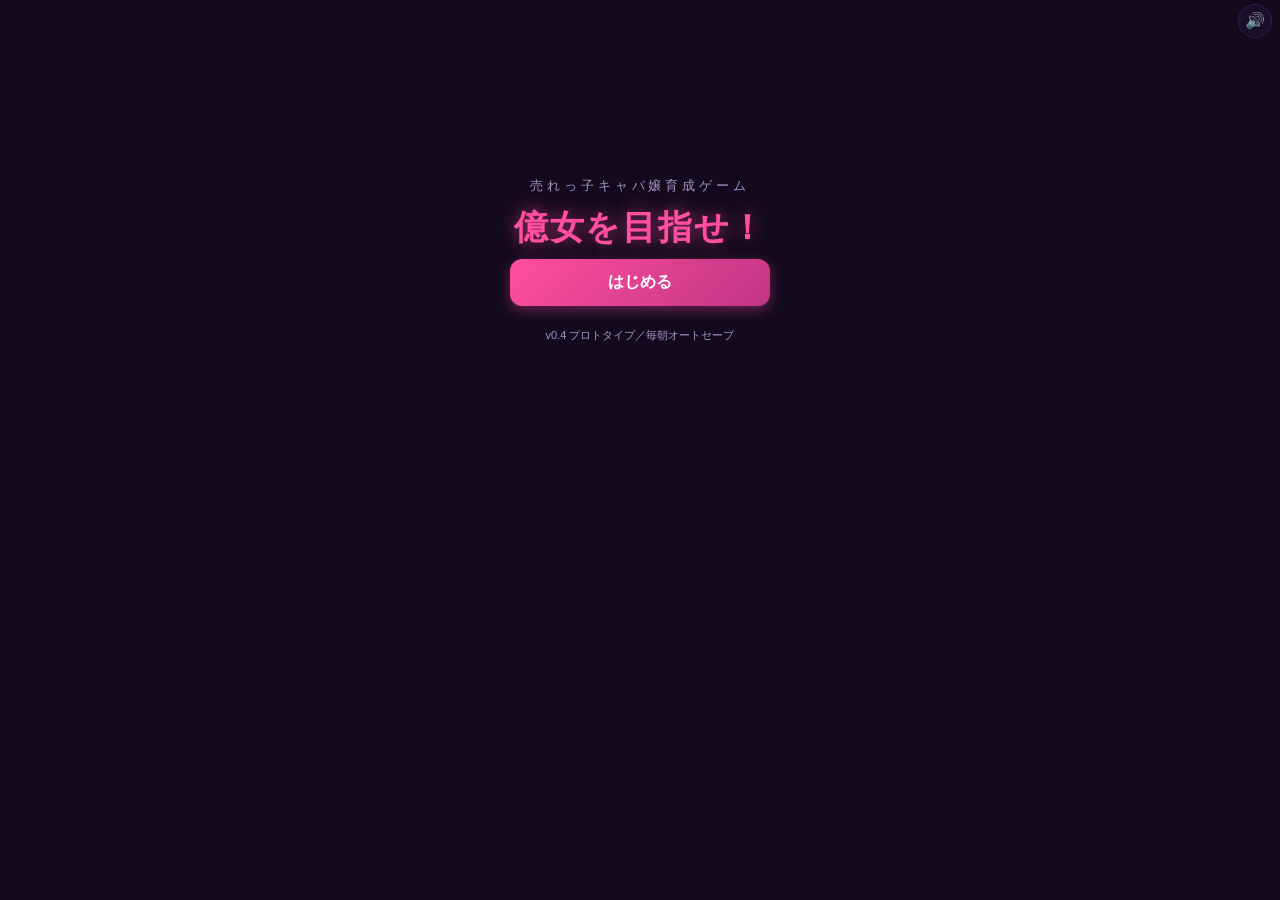
<file: index.html>
<!DOCTYPE html>
<html lang="ja">
<head>
  <meta charset="UTF-8">
  <meta name="viewport" content="width=device-width, initial-scale=1.0, user-scalable=no, viewport-fit=cover">
  <!-- ホーム画面から起動したときフルスクリーンにする。あわせて上の viewport-fit=cover と
       CSS の env(safe-area-inset-*) で、ノッチとホームバーの下に文字が潜らないようにしている -->
  <meta name="apple-mobile-web-app-capable" content="yes">
  <meta name="mobile-web-app-capable" content="yes">
  <meta name="apple-mobile-web-app-status-bar-style" content="black-translucent">
  <meta name="theme-color" content="#140a1e">
  <title>億女を目指せ！</title>
  <link rel="stylesheet" href="css/style.css?v=7.0">
</head>
<body>
  <div id="app">
    <div id="status-bar"></div>
    <div id="screen"></div>
  </div>
  <!-- ?v= はキャッシュ避け。js を書き換えたらこの数字を上げること。
       上げ忘れると、更新したのに古いセリフ・古い音のまま遊ばれる（実際に一度やった） -->
  <script src="js/config.js?v=7.0"></script>
  <script src="js/data.js?v=7.0"></script>
  <script src="js/customers.js?v=7.0"></script>
  <script src="js/audio.js?v=7.0"></script>
  <script src="js/game.js?v=7.0"></script>
</body>
</html>
</file>
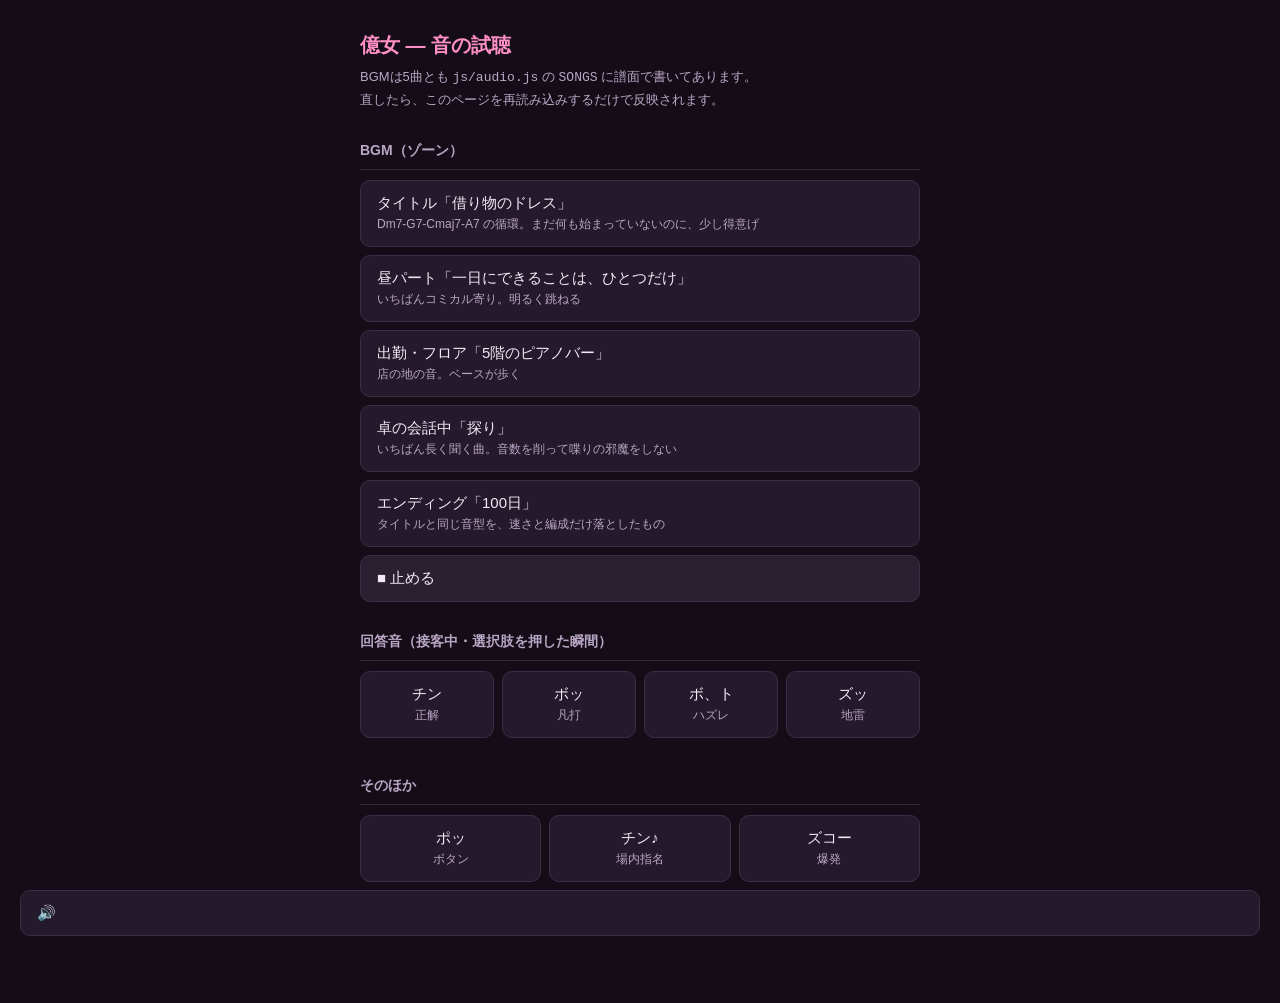
<file: tools/audio_check.html>
<!DOCTYPE html>
<html lang="ja">
<head>
<meta charset="UTF-8">
<meta name="viewport" content="width=device-width, initial-scale=1.0">
<title>億女 — 音の試聴</title>
<style>
  body { margin:0; padding:28px 20px 60px; background:#140d18; color:#f2e9f5;
         font-family:-apple-system,"Hiragino Sans",sans-serif; line-height:1.7; }
  .wrap { max-width:560px; margin:0 auto; }
  h1 { font-size:20px; margin:0 0 4px; color:#ff8fc4; }
  p.lead { font-size:13px; color:#b9a6c4; margin:0 0 24px; }
  h2 { font-size:14px; color:#b9a6c4; margin:28px 0 10px; font-weight:600;
       border-bottom:1px solid #33253c; padding-bottom:6px; }
  button { display:block; width:100%; margin:0 0 8px; padding:13px 16px; text-align:left;
           background:#241a2c; color:#f2e9f5; border:1px solid #3d2c48; border-radius:10px;
           font-size:15px; font-family:inherit; cursor:pointer; transition:.15s; }
  button:hover { background:#32243d; border-color:#6b4a7e; }
  button.on { background:#7d2f5c; border-color:#ff8fc4; }
  button small { display:block; font-size:12px; color:#b9a6c4; margin-top:3px; }
  button.on small { color:#ffd5e8; }
  .row { display:flex; gap:8px; }
  .row button { flex:1; text-align:center; }
  .stop { background:#2b2030; }
</style>
</head>
<body>
<div class="wrap">
  <h1>億女 — 音の試聴</h1>
  <p class="lead">BGMは5曲とも <code>js/audio.js</code> の <code>SONGS</code> に譜面で書いてあります。<br>
     直したら、このページを再読み込みするだけで反映されます。</p>

  <h2>BGM（ゾーン）</h2>
  <div id="bgm"></div>
  <button class="stop" onclick="AudioCtl.setZone('__stop__');mark(null)">■ 止める</button>

  <h2>回答音（接客中・選択肢を押した瞬間）</h2>
  <div class="row">
    <button onclick="AudioCtl.playSe('seikai')">チン<small>正解</small></button>
    <button onclick="AudioCtl.playSe('bonda')">ボッ<small>凡打</small></button>
    <button onclick="AudioCtl.playSe('hazure')">ボ、ト<small>ハズレ</small></button>
    <button onclick="AudioCtl.playSe('jirai')">ズッ<small>地雷</small></button>
  </div>

  <h2>そのほか</h2>
  <div class="row">
    <button onclick="AudioCtl.playSe('click')">ポッ<small>ボタン</small></button>
    <button onclick="AudioCtl.playSe('success')">チン♪<small>場内指名</small></button>
    <button onclick="AudioCtl.playSe('explosion')">ズコー<small>爆発</small></button>
  </div>
</div>

<script>
// 譜面を直しては聴き直すページなので、ブラウザのキャッシュを必ず外す。
// （これが無いと audio.js を書き換えても古い音が鳴り続ける）
document.write('<scr' + 'ipt src="../js/audio.js?t=' + Date.now() + '"><\/scr' + 'ipt>');
</script>
<script>
const ZONES = [
  ['title',  'タイトル「借り物のドレス」',      'Dm7-G7-Cmaj7-A7 の循環。まだ何も始まっていないのに、少し得意げ'],
  ['daily',  '昼パート「一日にできることは、ひとつだけ」', 'いちばんコミカル寄り。明るく跳ねる'],
  ['work',   '出勤・フロア「5階のピアノバー」', '店の地の音。ベースが歩く'],
  ['rally',  '卓の会話中「探り」',              'いちばん長く聞く曲。音数を削って喋りの邪魔をしない'],
  ['ending', 'エンディング「100日」',           'タイトルと同じ音型を、速さと編成だけ落としたもの'],
];
const host = document.getElementById('bgm');
for (const [id, name, memo] of ZONES) {
  const b = document.createElement('button');
  b.dataset.zone = id;
  b.innerHTML = name + '<small>' + memo + '</small>';
  b.onclick = () => { AudioCtl.setZone('__stop__'); AudioCtl.setZone(id); mark(id); };
  host.appendChild(b);
}
function mark(id) {
  for (const b of host.children) b.classList.toggle('on', b.dataset.zone === id);
}
</script>
</body>
</html>
</file>
<file: css/style.css>
* { margin: 0; padding: 0; box-sizing: border-box; }

:root {
  --bg: #140a1e;
  --panel: #1f1230;
  --panel2: #291a3d;
  --text: #f0e8f8;
  --dim: #a893c4;
  --pink: #ff4f9e;
  --gold: #ffd166;
  --ok: #6ee7a0;
  --bad: #ff7b7b;
}

html, body {
  background: var(--bg);
  color: var(--text);
  font-family: "Hiragino Sans", "Hiragino Kaku Gothic ProN", "Yu Gothic", sans-serif;
  line-height: 1.8;
}

/* ---- 端の逃げ幅 ------------------------------------------------------
   iPhoneのノッチ・ホームバー・曲面の下に文字が潜らないようにする。
   index.html の viewport-fit=cover と対で効く（対応していない環境では 0px）。
--------------------------------------------------------------------- */
:root {
  --safe-t: env(safe-area-inset-top, 0px);
  --safe-b: env(safe-area-inset-bottom, 0px);
  --safe-l: env(safe-area-inset-left, 0px);
  --safe-r: env(safe-area-inset-right, 0px);
  --footer-h: 84px;   /* 下に貼り付くボタンの分だけ、本文の下に余白を空ける */
}

#app {
  max-width: 560px;
  margin: 0 auto;
  padding:
    calc(var(--safe-t) + 12px)
    calc(var(--safe-r) + 16px)
    calc(var(--safe-b) + var(--footer-h))
    calc(var(--safe-l) + 16px);
}

/* ---- 決定ボタンを画面の下に貼り付ける --------------------------------
   本文が長い画面ではスクロールするが、「次へ」「フロアへ出る」だけは
   常に指の届く位置にいる。中身が短い画面では、そのまま流れの中に収まる。
   （sticky なので、下まで来たら普通に本文の直後へ落ち着く）
   選択肢は貼り付けない。4つあるうえ、どれを選ぶかは本文を読んでから決めるもの。
--------------------------------------------------------------------- */
/* 貼り付けるのは「最後のボタン」ではなく「最後に置かれた主ボタン」。
   朝の画面は 出勤(主) → 流し(副) → 休む(副) の順なので、
   :last-child だと「今日は出勤しない」が貼り付いてしまう。
   副ボタンが続く画面では貼り付けない（貼り付いた主ボタンが副を覆い隠すため） */
#screen > .btn-primary:last-child {
  position: sticky;
  bottom: calc(var(--safe-b) + 12px);
  z-index: 20;
  box-shadow: 0 6px 24px rgba(20, 10, 30, .9), 0 0 0 12px var(--bg);
}
/* ぼかしは置かない。以前ボタンの上に 28px のグラデーションを敷いたところ、
   ドリンクバックなどの精算欄がその下に隠れて読めなくなった。
   ボタン自身の 12px の縁取り（下の box-shadow）だけで十分。 */

/* ---- ステータスバー ---- */
#status-bar {
  position: sticky; top: 0; z-index: 10;
  background: rgba(20, 10, 30, .95);
  border-bottom: 1px solid #3a2755;
  padding: 8px 4px;
  font-size: 13px;
}
.st-row { display: flex; justify-content: space-between; align-items: center; gap: 8px; flex-wrap: wrap; }
.st-day { color: var(--dim); }
.st-money { color: var(--gold); font-weight: bold; font-size: 15px; }
.st-money small, .st-day small { color: var(--dim); font-weight: normal; }
/* ステータスの6項目。flex＋space-between だと、狭い画面で3つ目だけ折り返して
   残り2つが左右に散り、行ごとに位置が揃わなかった。3列のグリッドに固定する */
.st-bars {
  display: grid;
  grid-template-columns: repeat(3, 1fr);
  gap: 4px 8px;
  margin-top: 4px;
}
.st-meter {
  display: flex; align-items: center; gap: 4px; min-width: 0;
  color: var(--dim); font-size: 12px; white-space: nowrap;
}
/* バーは余った幅を分け合う。ラベルの長さ（容姿／店長の信頼）が違っても列は揃う */
.st-bars .bar { flex: 1 1 auto; width: auto; min-width: 28px; }
.story-box.monologue {
  border-color: #4a3a6b;
  background: linear-gradient(160deg, #1c1230, #241a3a);
  font-style: italic;
  color: #d8cfe8;
}
.help-note { color: #b0a8bd; font-size: 12px; margin: 2px 2px 6px; }
.mind-hint { color: #b39ddb; font-size: 13px; font-style: italic; margin: 4px 2px; }

/* ---- バー ---- */
.bar {
  display: inline-block; position: relative;
  width: 110px; height: 14px;
  background: #3b3448; border-radius: 7px; overflow: hidden;
  vertical-align: middle;
  box-shadow: inset 0 0 0 1px rgba(255,255,255,.06);
}
.bar-fill { height: 100%; border-radius: 7px; transition: width .4s; }
.bar-mental .bar-fill { background: linear-gradient(90deg, #4fc3f7, #81d4fa); }
.bar-stamina .bar-fill { background: linear-gradient(90deg, #66bb6a, #a5d6a7); }
.bar-trust .bar-fill { background: linear-gradient(90deg, #ffb300, #ffd166); }
.bar-danger .bar-fill { background: linear-gradient(90deg, #e53935, #ff7b7b); }
.bar-aff .bar-fill { background: linear-gradient(90deg, #ff4f9e, #ff8ec7); }
.bar-looks .bar-fill { background: linear-gradient(90deg, #ec407a, #f48fb1); }
.bar-intel .bar-fill { background: linear-gradient(90deg, #7e57c2, #b39ddb); }
.bar-talk .bar-fill { background: linear-gradient(90deg, #26a69a, #80cbc4); }
.bar span {
  position: absolute; right: 5px; top: 0;
  font-size: 10px; line-height: 14px; color: #fff;
  text-shadow: 0 0 3px #000;
}
.aff-row { font-size: 13px; color: var(--dim); margin-bottom: 8px; }
.aff-row .bar { width: 160px; }

/* ---- 見出し・本文 ---- */
h1 { font-size: 34px; letter-spacing: .05em; color: var(--pink); text-shadow: 0 0 18px rgba(255, 79, 158, .6); }
h2 { font-size: 18px; margin: 16px 0 8px; }
.turn-no { color: var(--dim); font-size: 12px; letter-spacing: .15em; margin-bottom: 4px; }

/* ---- 接客ヘッダー（名前＋好感度＋場内指名を客画像の上に一列で） ---- */
.cust-head {
  display: flex; align-items: center; flex-wrap: wrap;
  gap: 6px 12px; margin: 16px 0 6px;
}
/* 客の名前。下限は iPhone 13 mini（375px幅・使える幅343px）に合わせてある。
   320px の初代SEは対象外（作者判断）。そこでは長い名前が2種だけ折り返すが、
   そのために全端末の文字を14pxまで落とすほうが損だと判断した。 */
.cust-head .cust-name {
  font-size: clamp(16px, 4.4vw, 18px);
  font-weight: bold;
  white-space: nowrap;
}
/* モブ客の職業説明（最長17字）。名前と同寸だと1行に入らないので一段小さく。
   カタカナの名前は大きいままなので、誰の卓かはひと目で分かる */
.cust-head .cust-name .cust-job {
  font-size: clamp(12px, 3.1vw, 13px);
  font-weight: normal;
  color: var(--dim);
}
.cust-head .cust-aff {
  display: inline-flex; align-items: center; gap: 5px;
  color: var(--dim); font-size: 13px;
}
.cust-head .cust-aff .bar { width: 120px; }
/* 関係バッジ：フリー(青枠)／場内指名(オレンジ枠)／本指名(ピンク枠) */
.cust-badge {
  font-size: 12px; font-weight: bold;
  padding: 2px 11px; border-radius: 999px; white-space: nowrap;
}
.badge-free { background: transparent; color: #9cc7f5; border: 1.5px solid #4f9be3; }
.badge-jonai {
  background: transparent; color: #ffb74d; border: 1.5px solid #ff9800;
  box-shadow: 0 0 8px rgba(255, 152, 0, .35);
}
.badge-help { background: transparent; color: #b0a8bd; border: 1.5px dashed #7a708a; }
.badge-senpai { background: linear-gradient(135deg, #c95bbd, #8e44ad); color: #fff; }
.badge-honshimei {
  background: transparent; color: #ff9ecb; border: 1.5px solid #ff6fb0;
  box-shadow: 0 0 8px rgba(255, 111, 176, .35);
}

.story-box {
  background: var(--panel);
  border: 1px solid #3a2755;
  border-radius: 12px;
  padding: 14px 16px;
  margin: 12px 0;
  font-size: 15px;
}
.story-box.ok  { border-color: var(--ok); }
.story-box.bad { border-color: var(--bad); }
/* 客の発言欄＝選択肢（紫）と別カラー（青系）で区別 */
.story-box.cust-line {
  background: #17263f;
  border-color: #3d5a8a;
  border-left: 4px solid #7aa2e3;
  color: #e8f0ff;
}

.note-box {
  background: var(--panel2);
  border-radius: 10px;
  padding: 10px 14px;
  margin: 10px 0;
  font-size: 13px;
  color: var(--dim);
}
.note-box .total { color: var(--gold); font-size: 15px; font-weight: bold; margin-top: 4px; }

.hint-box {
  background: #16233a;
  border: 1px dashed #4f7bc7;
  border-radius: 12px;
  padding: 12px 16px;
  margin: 12px 0;
  font-size: 14px;
  color: #bcd4f7;
}

.cust-intro { color: var(--dim); font-size: 13px; margin: 4px 2px; }
.mood-read { color: #bcd4f7; font-size: 13px; margin: 4px 2px; }
.mood-cue  { color: var(--dim); font-size: 13px; font-style: italic; margin: 4px 2px; }
.jirai-mark { color: var(--gold); }
.warn { color: var(--bad); font-size: 13px; margin: 6px 0; }
.onedari-note { color: var(--dim); font-size: 12px; }

/* ---- ボタン ---- */
.btn {
  display: block; width: 100%;
  padding: 13px;
  margin: 14px 0;
  border: none; border-radius: 12px;
  font-size: 16px; font-weight: bold;
  cursor: pointer;
  font-family: inherit;
}
.btn-primary {
  background: linear-gradient(135deg, var(--pink), #c13584);
  color: #fff;
  box-shadow: 0 4px 14px rgba(255, 79, 158, .35);
}
.btn-primary:active { transform: translateY(1px); }

.choices { display: flex; flex-direction: column; gap: 8px; margin: 12px 0; }
.choice {
  text-align: left;
  padding: 12px 14px;
  background: var(--panel2);
  border: 1px solid #45306b;
  border-radius: 10px;
  color: var(--text);
  font-size: 14px;
  font-family: inherit;
  cursor: pointer;
  line-height: 1.6;
}
/* スマホは最後にタップしたボタンに hover が残留して「意味ありげな枠」に見えるので、マウス環境限定にする */
@media (hover: hover) { .choice:hover { border-color: var(--pink); } }

/* おねだりの銘柄ボタン：名前は左、値段は右。値段で迷わせるのが狙いなので等幅で揃える */
.onedari-drink { display: flex; align-items: baseline; justify-content: space-between; gap: 12px; }
.onedari-drink .drink-name { font-weight: 600; }
.onedari-drink .drink-price {
  color: var(--gold);
  font-variant-numeric: tabular-nums;
  white-space: nowrap;
  font-size: 13px;
}

.cmd-grid { display: grid; grid-template-columns: 1fr 1fr; gap: 8px; margin-top: 10px; }
.cmd {
  padding: 12px 10px;
  background: var(--panel2);
  border: 1px solid #45306b;
  border-radius: 10px;
  color: var(--text);
  font-family: inherit;
  font-size: 15px;
  cursor: pointer;
  text-align: left;
}
.cmd small { display: block; color: var(--dim); font-size: 11px; margin-top: 2px; line-height: 1.4; }
.cmd:hover:not(:disabled) { border-color: var(--pink); }
.cmd:disabled { opacity: .35; cursor: default; }
.cmd-grid-1 { grid-template-columns: 1fr; }
.cmd-wide small { line-height: 1.6; }

.btn-ghost {
  background: none;
  border: 1px solid #45306b;
  color: var(--dim);
  font-weight: normal;
  font-size: 14px;
}
.btn-ghost:hover { border-color: var(--pink); color: var(--text); }

/* ---- タイトル ---- */
.title-screen { text-align: center; padding-top: 18vh; }
.title-sub { color: var(--dim); font-size: 13px; letter-spacing: .3em; }
.title-copy { color: var(--text); margin: 18px 0 30px; font-size: 14px; }
.title-note { color: var(--dim); font-size: 11px; margin-top: 20px; }
.title-screen .btn { max-width: 260px; margin: 0 auto; }
.title-screen .btn + .btn { margin-top: 12px; }

/* ---- 客の画像スロット（横長。画像が無いときは仮枠） ---- */
.cust-visual {
  position: relative;
  width: 100%;
  aspect-ratio: 16 / 9;
  background: linear-gradient(135deg, #1a0f28, #241536);
  border: 1px solid #3a2755;
  border-radius: 12px;
  overflow: hidden;
  margin: 8px 0;
}
.cust-visual img {
  width: 100%;
  height: 100%;
  object-fit: cover;
  display: block;
}
.cust-visual .visual-fallback { display: none; }
.cust-visual.noimg img { display: none; }
.cust-visual.noimg .visual-fallback {
  display: flex;
  align-items: center;
  justify-content: center;
  position: absolute;
  inset: 0;
  color: var(--dim);
  font-size: 13px;
  text-align: center;
  line-height: 1.6;
}

/* ---- 場面の背景画像（横長。読み込めなければ枠ごと非表示） ---- */
.scene-visual {
  width: 100%;
  aspect-ratio: 16 / 9;
  border-radius: 12px;
  overflow: hidden;
  margin: 0 0 12px;
}
.scene-visual img {
  width: 100%;
  height: 100%;
  object-fit: cover;
  display: block;
}

/* ---- 本指名の入電（逆転裁判の「異議あり！」枠） ---- */
/* images/honshimei.webp があれば画像を、無ければ .noimg で文字組みにフォールバック */
.shimei-call {
  position: relative;
  width: 100%;
  aspect-ratio: 16 / 10;
  margin: 8px 0 14px;
  border-radius: 12px;
  overflow: hidden;
  cursor: pointer;
  display: flex;
  align-items: center;
  justify-content: center;
  background: radial-gradient(circle at 50% 45%, #4a1030 0%, #16040e 70%);
  animation: shimei-shake 0.45s cubic-bezier(.36,.07,.19,.97) both;
}
.shimei-call::before {
  content: '';
  position: absolute;
  inset: -50%;
  background: repeating-conic-gradient(
    from 0deg at 50% 50%,
    rgba(255, 214, 102, 0.18) 0deg 6deg,
    transparent 6deg 12deg);
  animation: shimei-spin 8s linear infinite;
}
.shimei-img {
  position: absolute;
  inset: 0;
  width: 100%;
  height: 100%;
  object-fit: cover;
  display: block;
  z-index: 2;
}
.shimei-call.noimg .shimei-img { display: none; }

/* 画像があるときは文字を出さない（画像に焼き込まれている前提） */
.shimei-text,
.shimei-who { display: none; }
.shimei-call.noimg .shimei-text {
  display: flex;
  flex-direction: column;
  align-items: center;
  gap: 2px;
  position: relative;
  z-index: 3;
  font-weight: 900;
  font-size: clamp(30px, 11vw, 62px);
  letter-spacing: 0.06em;
  line-height: 1.05;
  color: #fff;
  text-shadow:
     3px 3px 0 #b3003c,  -3px 3px 0 #b3003c,
     3px -3px 0 #b3003c, -3px -3px 0 #b3003c,
     0 8px 22px rgba(0, 0, 0, 0.75);
  transform: rotate(-4deg);
  animation: shimei-pop 0.4s cubic-bezier(.18,1.5,.5,1) both;
}
.shimei-call.noimg .shimei-who {
  display: block;
  position: absolute;
  z-index: 3;
  bottom: 8%;
  color: #ffd666;
  font-size: clamp(13px, 3.6vw, 18px);
  font-weight: 700;
  letter-spacing: 0.1em;
  text-shadow: 0 2px 8px rgba(0, 0, 0, 0.9);
}

@keyframes shimei-spin { to { transform: rotate(360deg); } }
@keyframes shimei-pop {
  0%   { transform: rotate(-4deg) scale(2.6); opacity: 0; }
  60%  { transform: rotate(-4deg) scale(0.92); opacity: 1; }
  100% { transform: rotate(-4deg) scale(1); }
}
@keyframes shimei-shake {
  0%, 100% { transform: translateX(0); }
  20% { transform: translateX(-9px); }
  40% { transform: translateX(8px); }
  60% { transform: translateX(-5px); }
  80% { transform: translateX(3px); }
}
@media (prefers-reduced-motion: reduce) {
  .shimei-call, .shimei-call.noimg .shimei-text { animation: none; }
  .shimei-call::before { animation: none; }
}

/* ---- ミュートボタン ---- */
#mute-btn {
  /* 下端に置くと、貼り付けた決定ボタンに重なって押し間違える。上端の空きへ */
  position: fixed;
  right: calc(var(--safe-r) + 8px);
  top: calc(var(--safe-t) + 4px);
  z-index: 100;
  width: 34px; height: 34px; border-radius: 50%;
  background: rgba(31, 18, 48, .9);
  border: 1px solid #3a2755;
  color: var(--text);
  font-size: 16px; line-height: 1;
  display: flex; align-items: center; justify-content: center;
  cursor: pointer;
  opacity: .75;
}
</file>
